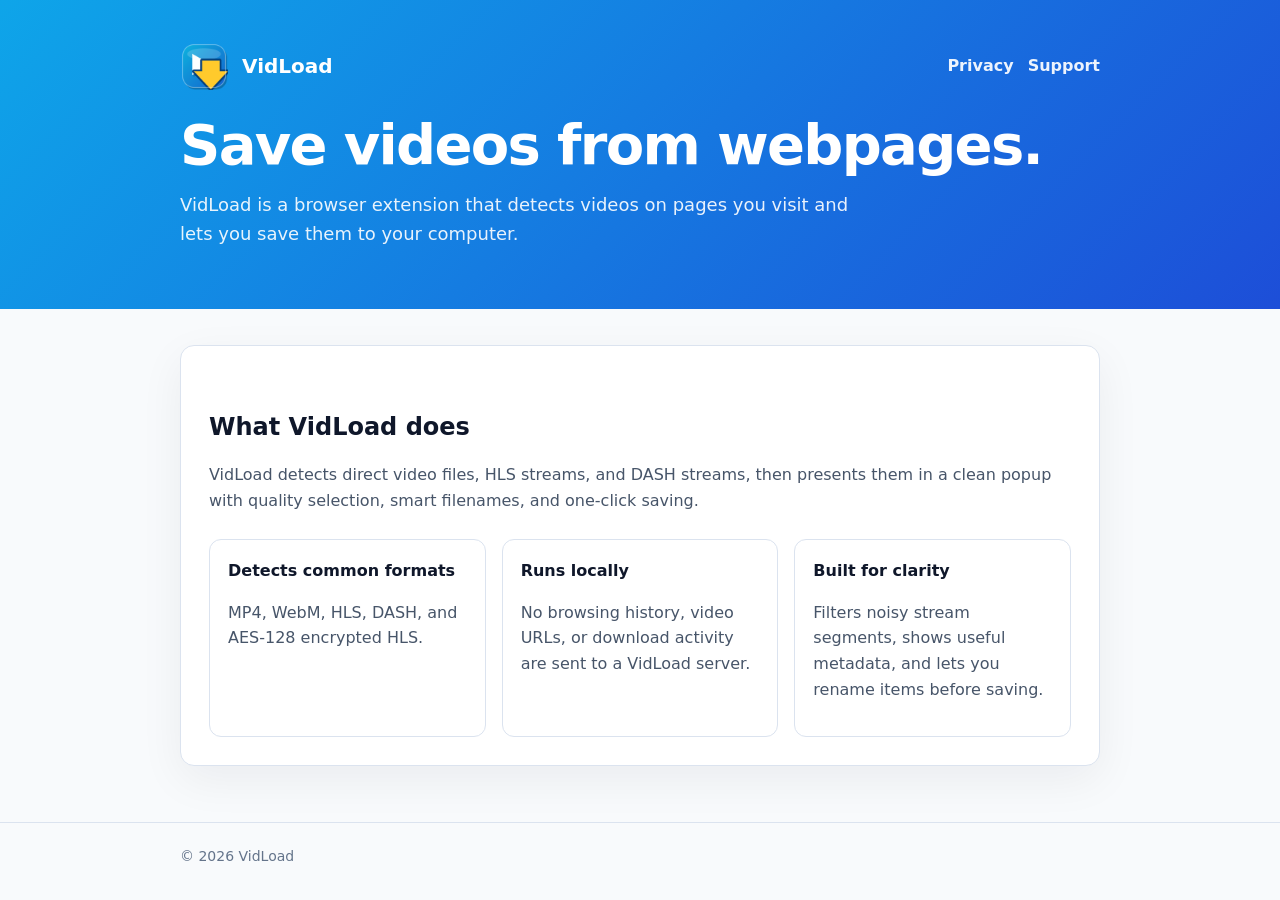
<file: docs/index.html>
<!doctype html>
<html lang="en">
  <head>
    <meta charset="utf-8">
    <meta name="viewport" content="width=device-width, initial-scale=1">
    <title>VidLoad</title>
    <link rel="stylesheet" href="styles.css">
  </head>
  <body>
    <header>
      <div class="wrap">
        <div class="brand">
          <img src="icon.png" alt="" width="48" height="48">
          <strong>VidLoad</strong>
          <nav>
            <a href="privacy.html">Privacy</a>
            <a href="support.html">Support</a>
          </nav>
        </div>
        <h1>Save videos from webpages.</h1>
        <p>VidLoad is a browser extension that detects videos on pages you visit and lets you save them to your computer.</p>
      </div>
    </header>
    <main class="wrap">
      <section class="panel">
        <h2>What VidLoad does</h2>
        <p>VidLoad detects direct video files, HLS streams, and DASH streams, then presents them in a clean popup with quality selection, smart filenames, and one-click saving.</p>
        <div class="grid">
          <div class="card">
            <strong>Detects common formats</strong>
            <p>MP4, WebM, HLS, DASH, and AES-128 encrypted HLS.</p>
          </div>
          <div class="card">
            <strong>Runs locally</strong>
            <p>No browsing history, video URLs, or download activity are sent to a VidLoad server.</p>
          </div>
          <div class="card">
            <strong>Built for clarity</strong>
            <p>Filters noisy stream segments, shows useful metadata, and lets you rename items before saving.</p>
          </div>
        </div>
      </section>
    </main>
    <footer>
      <div class="wrap">© 2026 VidLoad</div>
    </footer>
  </body>
</html>
</file>
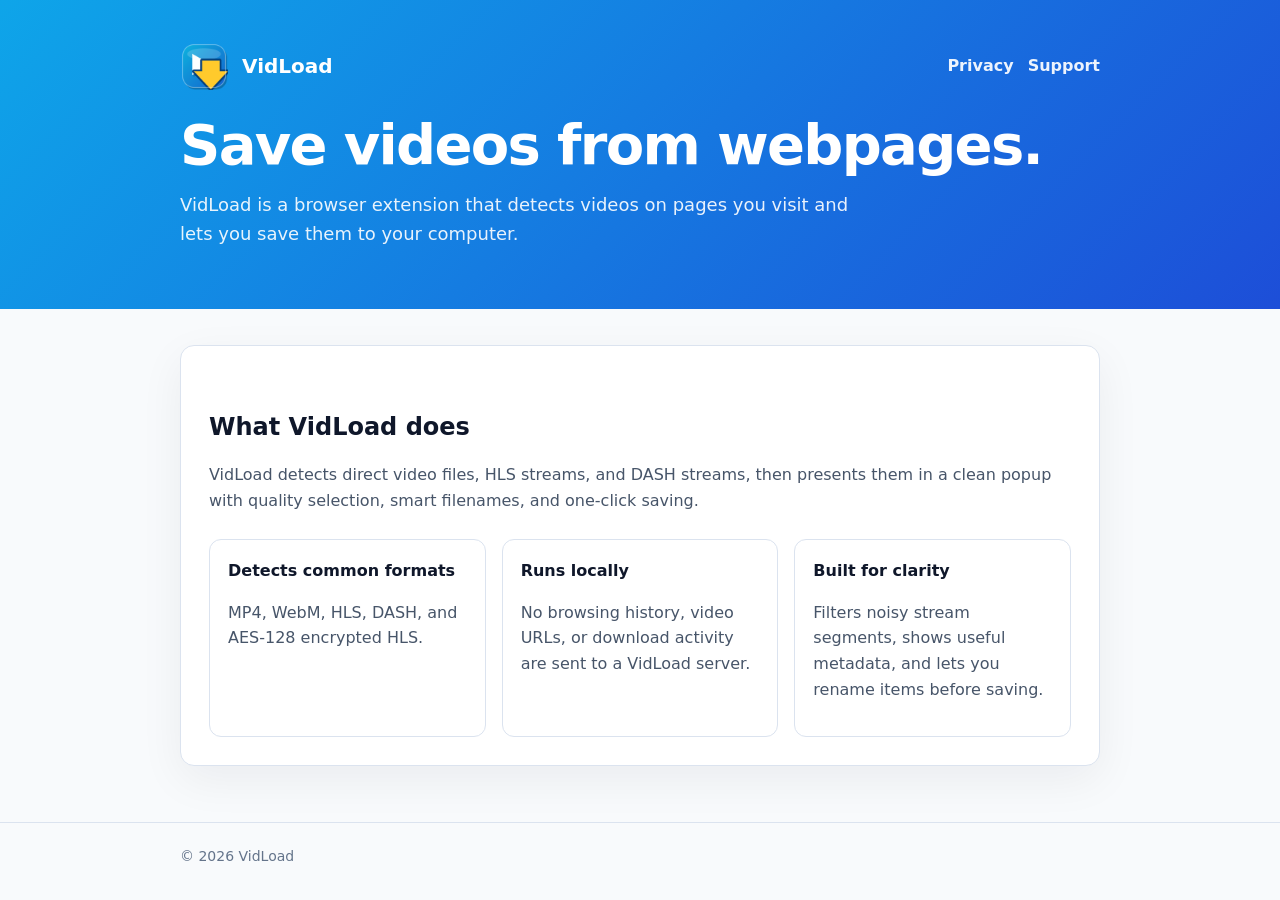
<file: webstore-assets/site/index.html>
<!doctype html>
<html lang="en">
  <head>
    <meta charset="utf-8">
    <meta name="viewport" content="width=device-width, initial-scale=1">
    <title>VidLoad</title>
    <link rel="stylesheet" href="styles.css">
  </head>
  <body>
    <header>
      <div class="wrap">
        <div class="brand">
          <img src="../vidload-icon-source.png" alt="" width="48" height="48">
          <strong>VidLoad</strong>
          <nav>
            <a href="privacy.html">Privacy</a>
            <a href="support.html">Support</a>
          </nav>
        </div>
        <h1>Save videos from webpages.</h1>
        <p>VidLoad is a browser extension that detects videos on pages you visit and lets you save them to your computer.</p>
      </div>
    </header>
    <main class="wrap">
      <section class="panel">
        <h2>What VidLoad does</h2>
        <p>VidLoad detects direct video files, HLS streams, and DASH streams, then presents them in a clean popup with quality selection, smart filenames, and one-click saving.</p>
        <div class="grid">
          <div class="card">
            <strong>Detects common formats</strong>
            <p>MP4, WebM, HLS, DASH, and AES-128 encrypted HLS.</p>
          </div>
          <div class="card">
            <strong>Runs locally</strong>
            <p>No browsing history, video URLs, or download activity are sent to a VidLoad server.</p>
          </div>
          <div class="card">
            <strong>Built for clarity</strong>
            <p>Filters noisy stream segments, shows useful metadata, and lets you rename items before saving.</p>
          </div>
        </div>
      </section>
    </main>
    <footer>
      <div class="wrap">© 2026 VidLoad</div>
    </footer>
  </body>
</html>
</file>
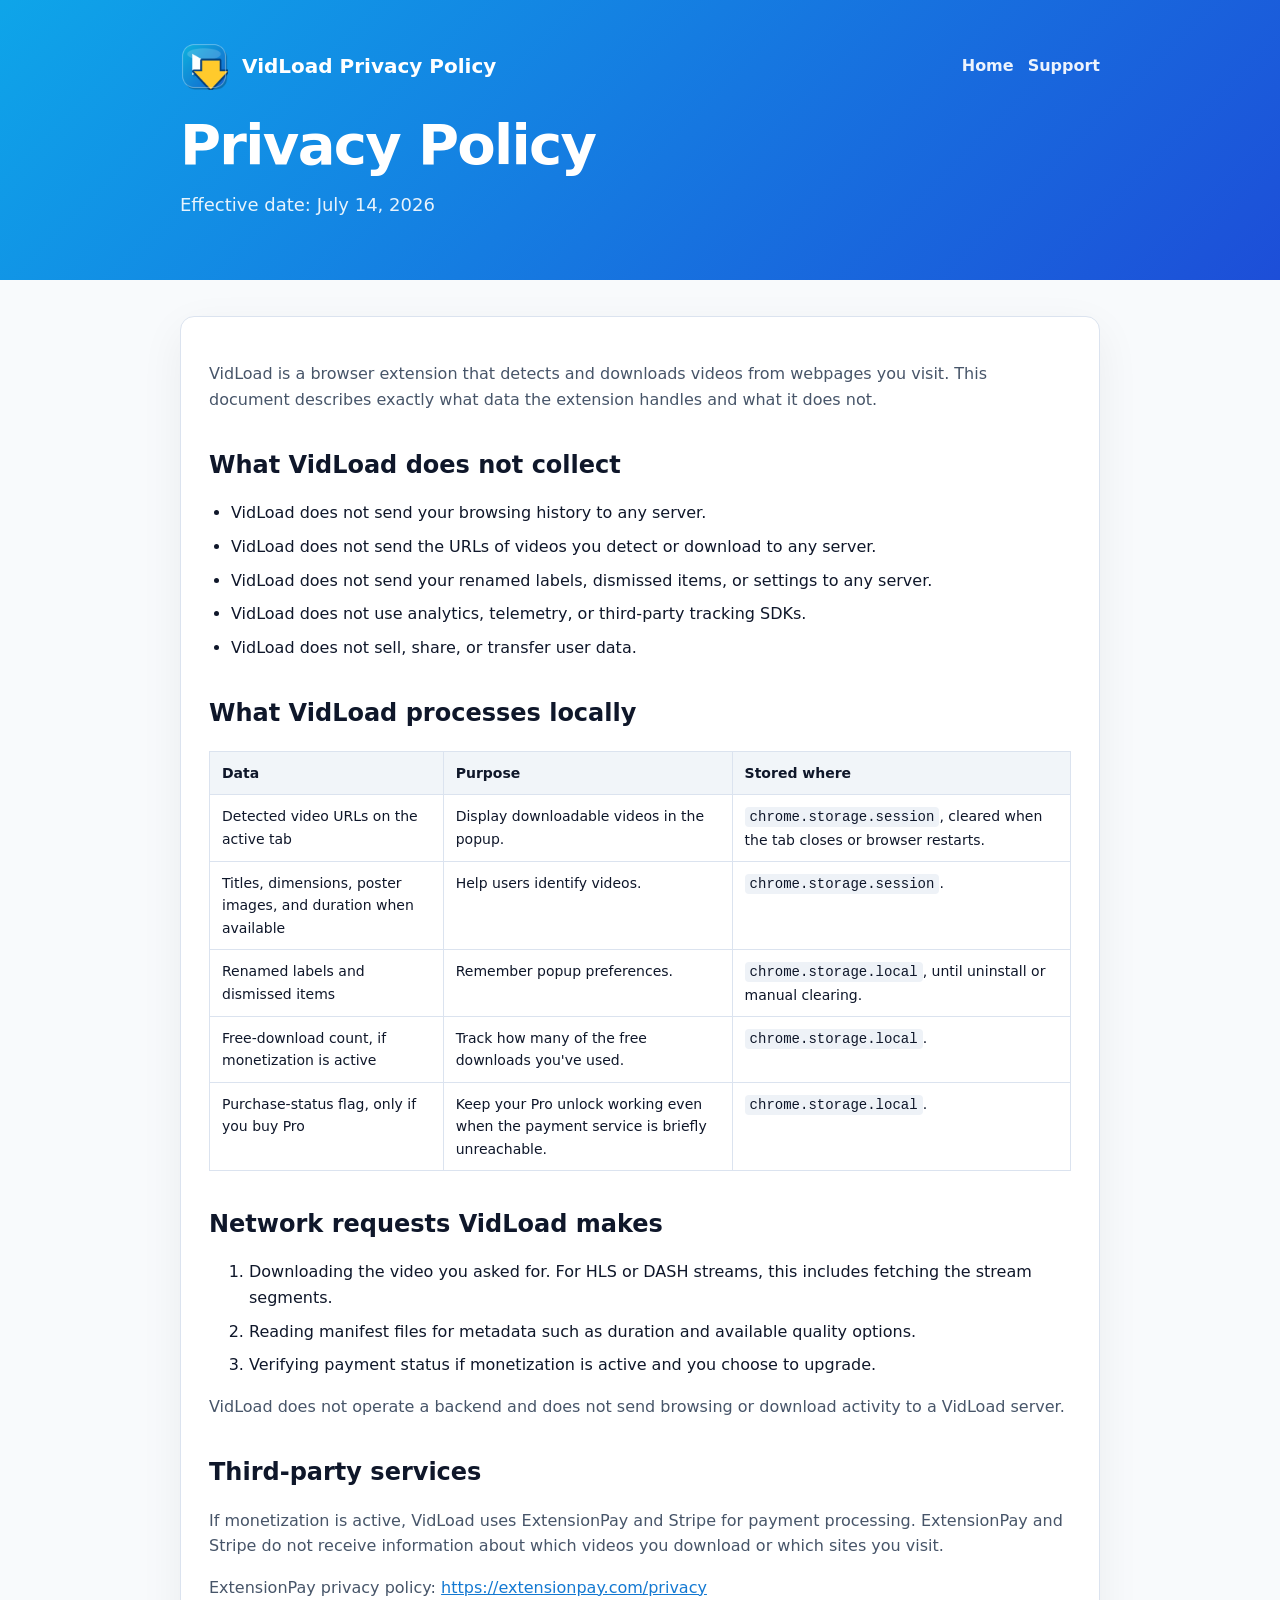
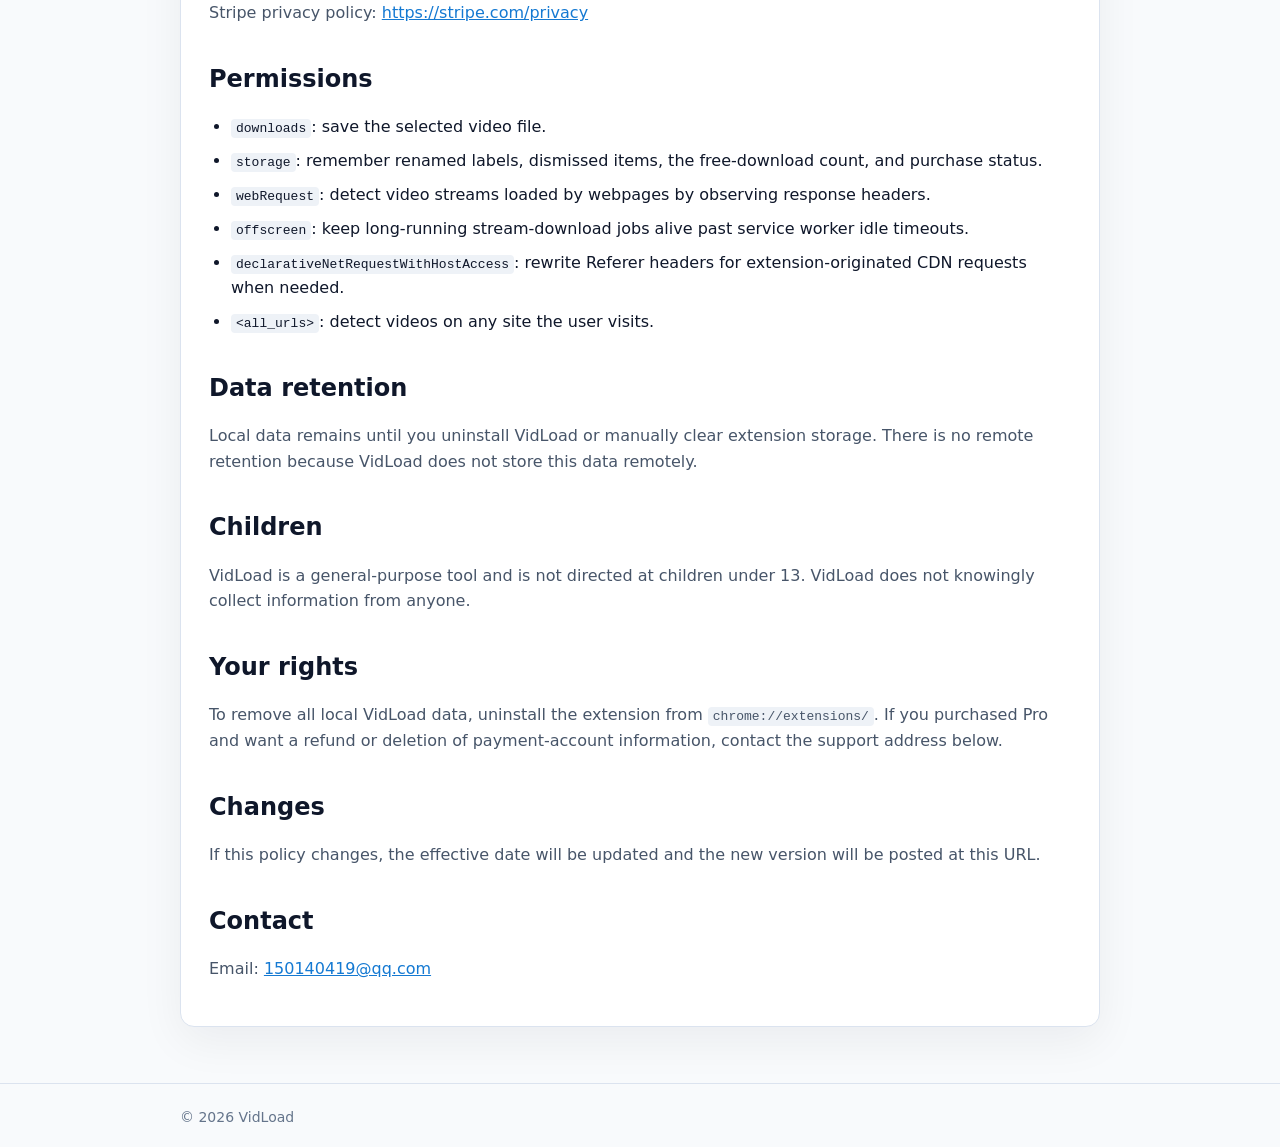
<file: docs/privacy.html>
<!doctype html>
<html lang="en">
  <head>
    <meta charset="utf-8">
    <meta name="viewport" content="width=device-width, initial-scale=1">
    <title>VidLoad Privacy Policy</title>
    <link rel="stylesheet" href="styles.css">
  </head>
  <body>
    <header>
      <div class="wrap">
        <div class="brand">
          <img src="icon.png" alt="" width="48" height="48">
          <strong>VidLoad Privacy Policy</strong>
          <nav>
            <a href="index.html">Home</a>
            <a href="support.html">Support</a>
          </nav>
        </div>
        <h1>Privacy Policy</h1>
        <p>Effective date: July 14, 2026</p>
      </div>
    </header>
    <main class="wrap">
      <article class="panel">
        <p>VidLoad is a browser extension that detects and downloads videos from webpages you visit. This document describes exactly what data the extension handles and what it does not.</p>

        <h2>What VidLoad does not collect</h2>
        <ul>
          <li>VidLoad does not send your browsing history to any server.</li>
          <li>VidLoad does not send the URLs of videos you detect or download to any server.</li>
          <li>VidLoad does not send your renamed labels, dismissed items, or settings to any server.</li>
          <li>VidLoad does not use analytics, telemetry, or third-party tracking SDKs.</li>
          <li>VidLoad does not sell, share, or transfer user data.</li>
        </ul>

        <h2>What VidLoad processes locally</h2>
        <table>
          <thead>
            <tr>
              <th>Data</th>
              <th>Purpose</th>
              <th>Stored where</th>
            </tr>
          </thead>
          <tbody>
            <tr>
              <td>Detected video URLs on the active tab</td>
              <td>Display downloadable videos in the popup.</td>
              <td><code>chrome.storage.session</code>, cleared when the tab closes or browser restarts.</td>
            </tr>
            <tr>
              <td>Titles, dimensions, poster images, and duration when available</td>
              <td>Help users identify videos.</td>
              <td><code>chrome.storage.session</code>.</td>
            </tr>
            <tr>
              <td>Renamed labels and dismissed items</td>
              <td>Remember popup preferences.</td>
              <td><code>chrome.storage.local</code>, until uninstall or manual clearing.</td>
            </tr>
            <tr>
              <td>Free-download count, if monetization is active</td>
              <td>Track how many of the free downloads you've used.</td>
              <td><code>chrome.storage.local</code>.</td>
            </tr>
            <tr>
              <td>Purchase-status flag, only if you buy Pro</td>
              <td>Keep your Pro unlock working even when the payment service is briefly unreachable.</td>
              <td><code>chrome.storage.local</code>.</td>
            </tr>
          </tbody>
        </table>

        <h2>Network requests VidLoad makes</h2>
        <ol>
          <li>Downloading the video you asked for. For HLS or DASH streams, this includes fetching the stream segments.</li>
          <li>Reading manifest files for metadata such as duration and available quality options.</li>
          <li>Verifying payment status if monetization is active and you choose to upgrade.</li>
        </ol>
        <p>VidLoad does not operate a backend and does not send browsing or download activity to a VidLoad server.</p>

        <h2>Third-party services</h2>
        <p>If monetization is active, VidLoad uses ExtensionPay and Stripe for payment processing. ExtensionPay and Stripe do not receive information about which videos you download or which sites you visit.</p>
        <p>ExtensionPay privacy policy: <a href="https://extensionpay.com/privacy">https://extensionpay.com/privacy</a><br>Stripe privacy policy: <a href="https://stripe.com/privacy">https://stripe.com/privacy</a></p>

        <h2>Permissions</h2>
        <ul>
          <li><code>downloads</code>: save the selected video file.</li>
          <li><code>storage</code>: remember renamed labels, dismissed items, the free-download count, and purchase status.</li>
          <li><code>webRequest</code>: detect video streams loaded by webpages by observing response headers.</li>
          <li><code>offscreen</code>: keep long-running stream-download jobs alive past service worker idle timeouts.</li>
          <li><code>declarativeNetRequestWithHostAccess</code>: rewrite Referer headers for extension-originated CDN requests when needed.</li>
          <li><code>&lt;all_urls&gt;</code>: detect videos on any site the user visits.</li>
        </ul>

        <h2>Data retention</h2>
        <p>Local data remains until you uninstall VidLoad or manually clear extension storage. There is no remote retention because VidLoad does not store this data remotely.</p>

        <h2>Children</h2>
        <p>VidLoad is a general-purpose tool and is not directed at children under 13. VidLoad does not knowingly collect information from anyone.</p>

        <h2>Your rights</h2>
        <p>To remove all local VidLoad data, uninstall the extension from <code>chrome://extensions/</code>. If you purchased Pro and want a refund or deletion of payment-account information, contact the support address below.</p>

        <h2>Changes</h2>
        <p>If this policy changes, the effective date will be updated and the new version will be posted at this URL.</p>

        <h2>Contact</h2>
        <p>Email: <a href="mailto:150140419@qq.com">150140419@qq.com</a></p>
      </article>
    </main>
    <footer>
      <div class="wrap">© 2026 VidLoad</div>
    </footer>
  </body>
</html>
</file>
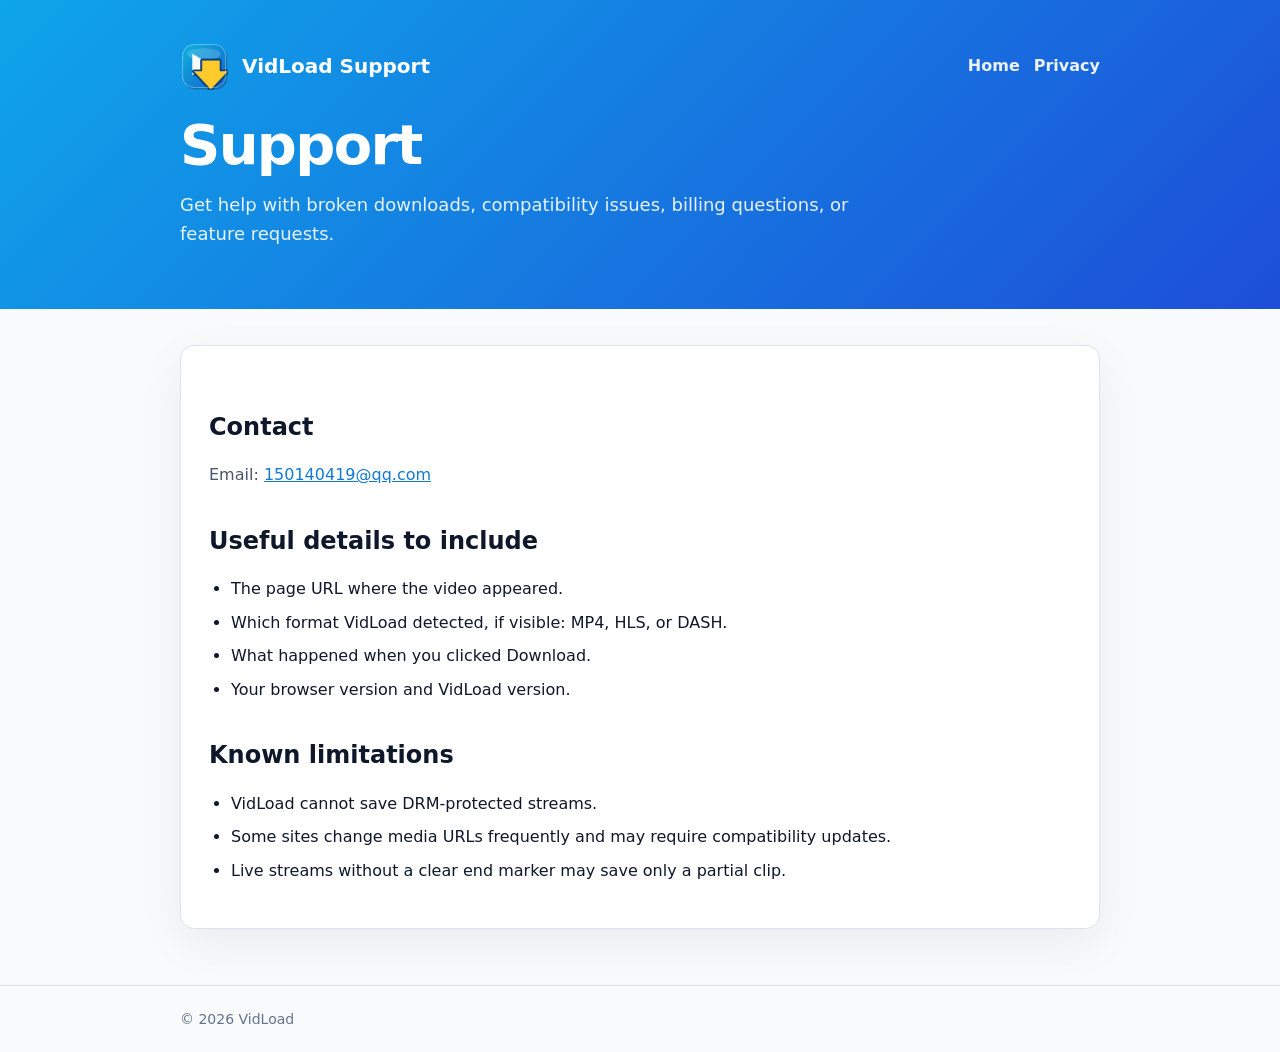
<file: docs/support.html>
<!doctype html>
<html lang="en">
  <head>
    <meta charset="utf-8">
    <meta name="viewport" content="width=device-width, initial-scale=1">
    <title>VidLoad Support</title>
    <link rel="stylesheet" href="styles.css">
  </head>
  <body>
    <header>
      <div class="wrap">
        <div class="brand">
          <img src="icon.png" alt="" width="48" height="48">
          <strong>VidLoad Support</strong>
          <nav>
            <a href="index.html">Home</a>
            <a href="privacy.html">Privacy</a>
          </nav>
        </div>
        <h1>Support</h1>
        <p>Get help with broken downloads, compatibility issues, billing questions, or feature requests.</p>
      </div>
    </header>
    <main class="wrap">
      <section class="panel">
        <h2>Contact</h2>
        <p>Email: <a href="mailto:150140419@qq.com">150140419@qq.com</a></p>

        <h2>Useful details to include</h2>
        <ul>
          <li>The page URL where the video appeared.</li>
          <li>Which format VidLoad detected, if visible: MP4, HLS, or DASH.</li>
          <li>What happened when you clicked Download.</li>
          <li>Your browser version and VidLoad version.</li>
        </ul>

        <h2>Known limitations</h2>
        <ul>
          <li>VidLoad cannot save DRM-protected streams.</li>
          <li>Some sites change media URLs frequently and may require compatibility updates.</li>
          <li>Live streams without a clear end marker may save only a partial clip.</li>
        </ul>
      </section>
    </main>
    <footer>
      <div class="wrap">© 2026 VidLoad</div>
    </footer>
  </body>
</html>
</file>
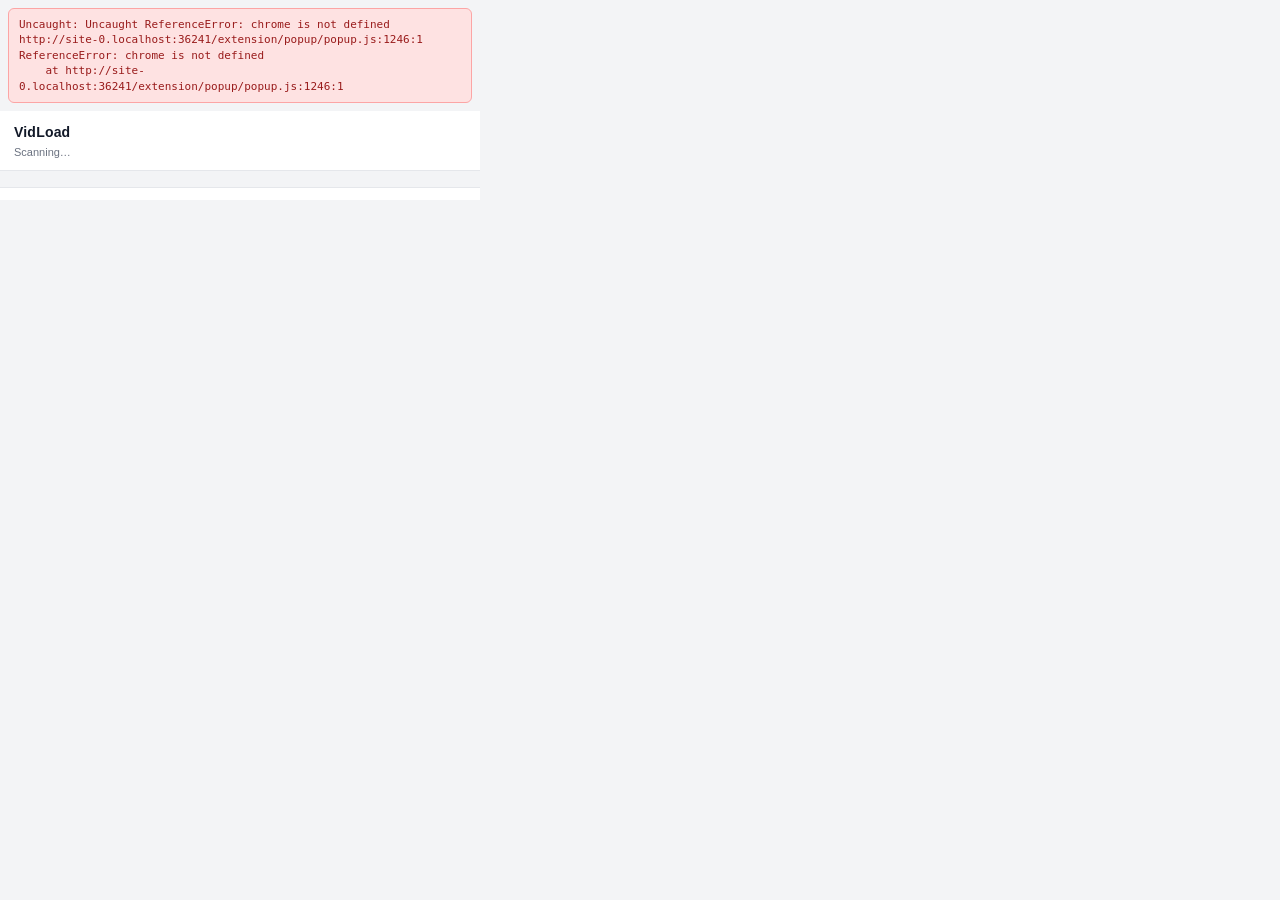
<file: extension/popup/popup.html>
<!doctype html>
<html lang="en">
  <head>
    <meta charset="utf-8" />
    <title>VidLoad</title>
    <link rel="stylesheet" href="popup.css" />
  </head>
  <body>
    <div id="youtube-notice" hidden>
      <strong>YouTube isn't supported here.</strong>
      The Chrome Web Store doesn't allow extensions to download YouTube videos, so this version can't include it.
    </div>
    <div id="trial-banner" hidden><span class="trial-banner-text"></span></div>
    <header>
      <div class="header-row">
        <h1>VidLoad</h1>
        <span id="tier-badge" hidden></span>
        <button id="upgrade-link" type="button" hidden>Upgrade ✨</button>
      </div>
      <p id="status">Scanning…</p>
    </header>

    <section id="paywall" hidden>
      <div class="paywall-icon">★</div>
      <h2>Free limit reached</h2>
      <p id="paywall-detail">You've used your free downloads for today.</p>
      <div class="upsell">
        <div class="upsell-price" id="paywall-price">$4.99</div>
        <div class="upsell-details">One-time payment · lifetime unlimited downloads</div>
      </div>
      <button id="upgrade-btn" type="button">Upgrade to Pro</button>
      <button id="paywall-back" type="button">Back to videos</button>
      <p id="paywall-foot"></p>
    </section>

    <ul id="list"></ul>
    <footer>
      <button id="toggle-hidden" type="button" hidden></button>
    </footer>
    <div id="row-menu" class="row-menu" hidden role="menu">
      <button class="menu-item" data-action="copy-url" type="button" role="menuitem">
        <svg class="menu-icon" viewBox="0 0 24 24" aria-hidden="true"><path d="M16 1H4c-1.1 0-2 .9-2 2v14h2V3h12V1zm3 4H8c-1.1 0-2 .9-2 2v14c0 1.1.9 2 2 2h11c1.1 0 2-.9 2-2V7c0-1.1-.9-2-2-2zm0 16H8V7h11v14z"/></svg>
        Copy URL
      </button>
      <button class="menu-item" data-action="open-tab" type="button" role="menuitem">
        <svg class="menu-icon" viewBox="0 0 24 24" aria-hidden="true"><path d="M19 19H5V5h7V3H5c-1.11 0-2 .9-2 2v14c0 1.1.89 2 2 2h14c1.1 0 2-.9 2-2v-7h-2v7zM14 3v2h3.59l-9.83 9.83 1.41 1.41L19 6.41V10h2V3h-7z"/></svg>
        Open URL in new tab
      </button>
      <button class="menu-item" data-action="save-as" type="button" role="menuitem">
        <svg class="menu-icon" viewBox="0 0 24 24" aria-hidden="true"><path d="M19 9h-4V3H9v6H5l7 7 7-7zM5 18v2h14v-2H5z"/></svg>
        Download as…
      </button>
      <div class="menu-divider"></div>
      <button class="menu-item danger" data-action="dismiss" type="button" role="menuitem">
        <svg class="menu-icon" viewBox="0 0 24 24" aria-hidden="true"><path d="M19 6.41 17.59 5 12 10.59 6.41 5 5 6.41 10.59 12 5 17.59 6.41 19 12 13.41 17.59 19 19 17.59 13.41 12z"/></svg>
        Dismiss
      </button>
    </div>
    <template id="row-template">
      <li class="row">
        <div class="thumb">
          <img class="thumb-img" referrerpolicy="no-referrer" alt="" />
          <svg class="thumb-icon" viewBox="0 0 24 24" aria-hidden="true">
            <path d="M8 5v14l11-7z" />
          </svg>
          <span class="thumb-quality"></span>
          <span class="thumb-duration"></span>
          <span class="thumb-kind"></span>
        </div>
        <div class="content">
          <div class="content-head">
            <span class="format-badge"></span>
            <select class="variant-picker" title="Quality" hidden></select>
            <span class="title" tabindex="0"></span>
            <button class="dismiss" type="button" title="Dismiss" aria-label="Dismiss">
              <svg viewBox="0 0 24 24" aria-hidden="true"><path d="M19 6.41 17.59 5 12 10.59 6.41 5 5 6.41 10.59 12 5 17.59 6.41 19 12 13.41 17.59 19 19 17.59 13.41 12z"/></svg>
            </button>
          </div>
          <div class="content-foot">
            <button class="edit-btn" type="button" title="Rename" aria-label="Rename">
              <svg viewBox="0 0 24 24" aria-hidden="true"><path d="M3 17.25V21h3.75L17.81 9.94l-3.75-3.75L3 17.25zM20.71 7.04a.996.996 0 000-1.41l-2.34-2.34a.996.996 0 00-1.41 0l-1.83 1.83 3.75 3.75 1.83-1.83z"/></svg>
            </button>
            <span class="pill size-pill"></span>
            <span class="pill source-pill"></span>
            <span class="spacer"></span>
            <button class="dl" type="button">
              <svg class="dl-icon" viewBox="0 0 24 24" aria-hidden="true"><path d="M19 9h-4V3H9v6H5l7 7 7-7zM5 18v2h14v-2H5z"/></svg>
              <span class="dl-label">Download</span>
            </button>
            <button class="more" type="button" title="More actions" aria-label="More actions" aria-haspopup="menu" aria-expanded="false">
              <svg viewBox="0 0 24 24" aria-hidden="true"><path d="M12 8c1.1 0 2-.9 2-2s-.9-2-2-2-2 .9-2 2 .9 2 2 2zm0 2c-1.1 0-2 .9-2 2s.9 2 2 2 2-.9 2-2-.9-2-2-2zm0 6c-1.1 0-2 .9-2 2s.9 2 2 2 2-.9 2-2-.9-2-2-2z"/></svg>
            </button>
          </div>
          <div class="progress" hidden>
            <div class="progress-track"><div class="progress-fill"></div></div>
            <span class="progress-text"></span>
          </div>
        </div>
      </li>
    </template>
    <script src="../lib/media-url.js"></script>
    <script src="popup.js"></script>
    <script src="youtube-notice.js"></script>
  </body>
</html>
</file>
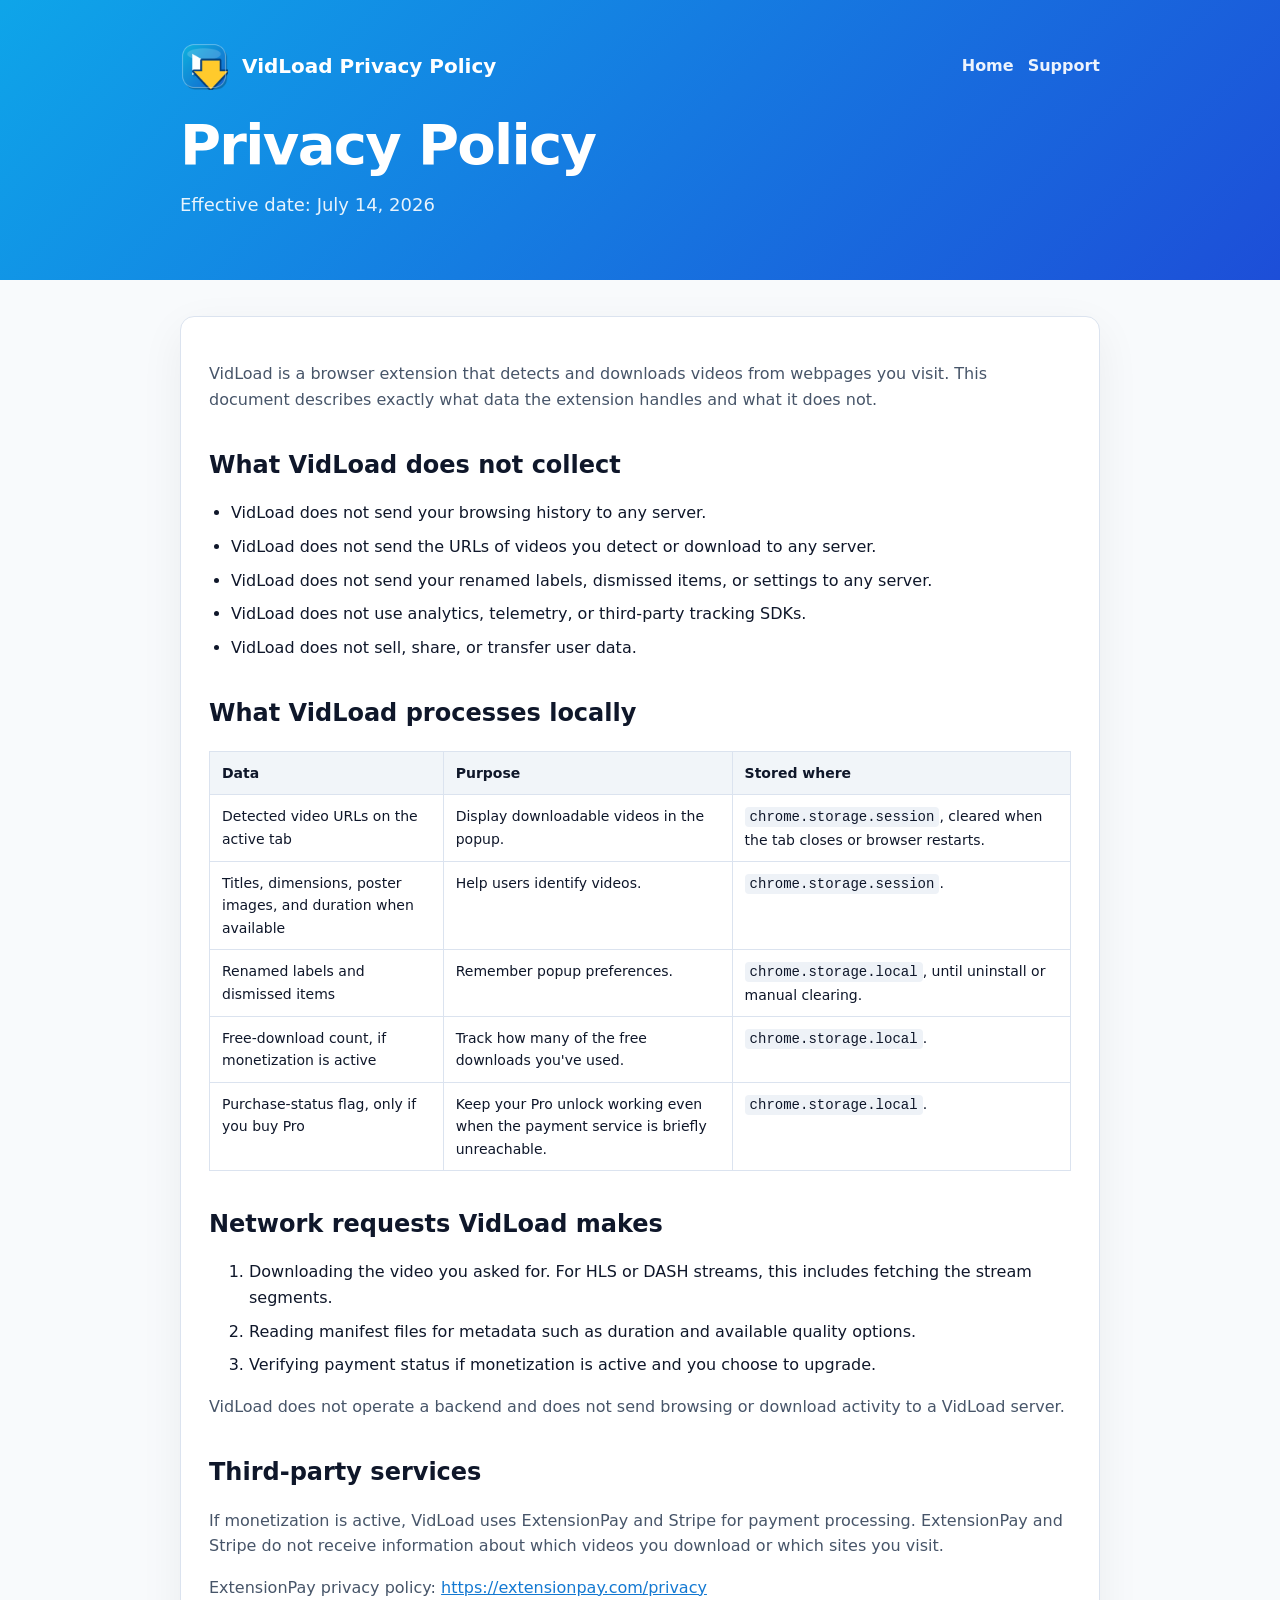
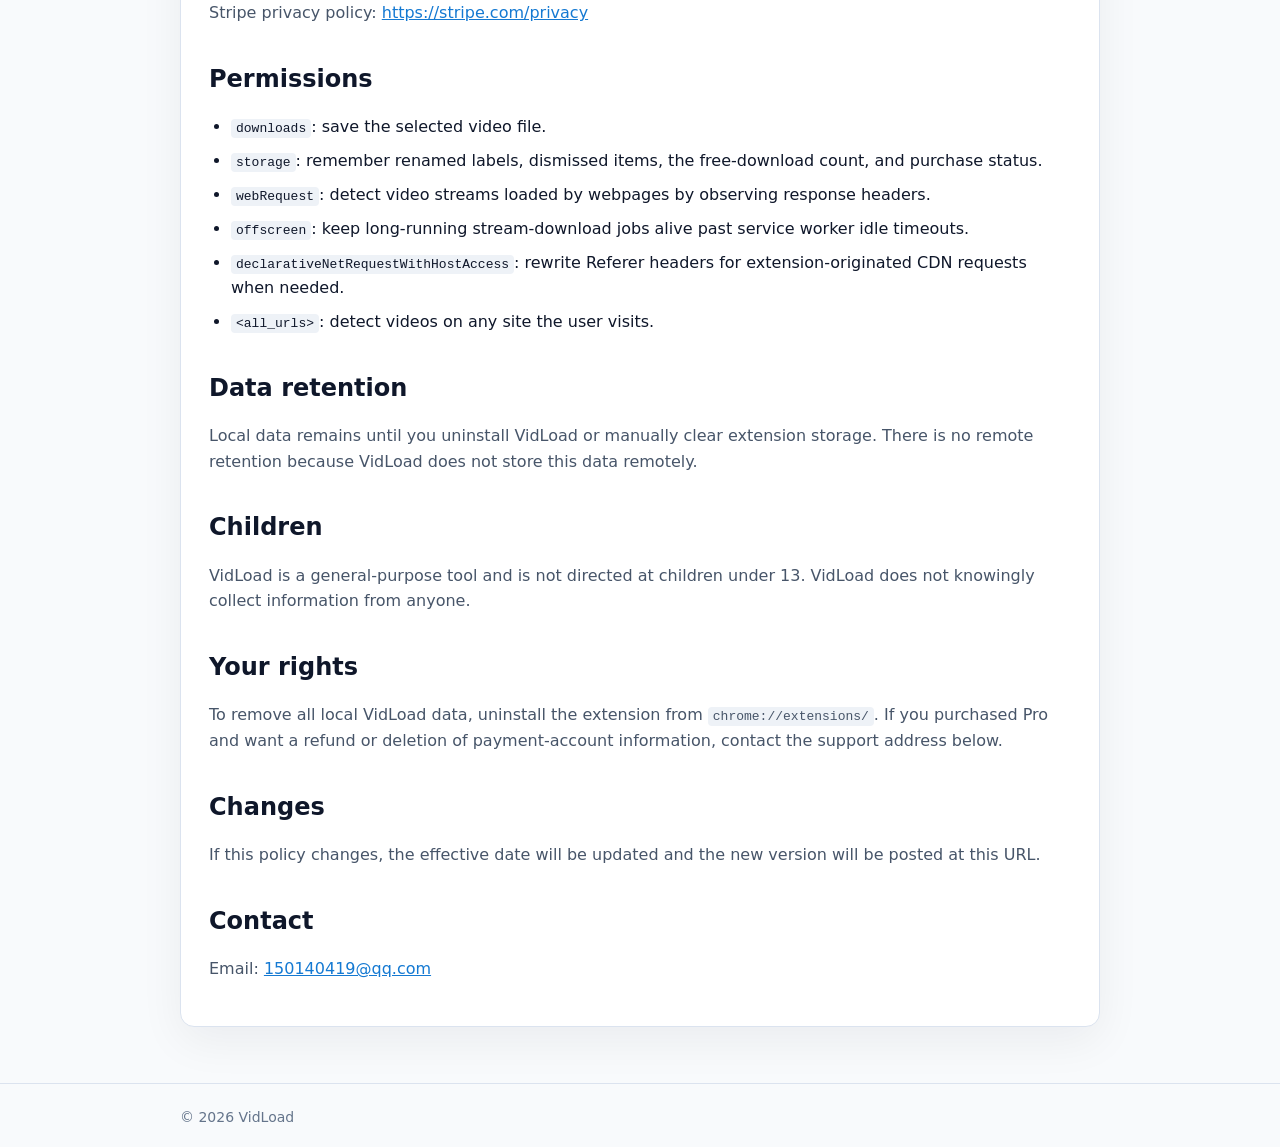
<file: webstore-assets/site/privacy.html>
<!doctype html>
<html lang="en">
  <head>
    <meta charset="utf-8">
    <meta name="viewport" content="width=device-width, initial-scale=1">
    <title>VidLoad Privacy Policy</title>
    <link rel="stylesheet" href="styles.css">
  </head>
  <body>
    <header>
      <div class="wrap">
        <div class="brand">
          <img src="../vidload-icon-source.png" alt="" width="48" height="48">
          <strong>VidLoad Privacy Policy</strong>
          <nav>
            <a href="index.html">Home</a>
            <a href="support.html">Support</a>
          </nav>
        </div>
        <h1>Privacy Policy</h1>
        <p>Effective date: July 14, 2026</p>
      </div>
    </header>
    <main class="wrap">
      <article class="panel">
        <p>VidLoad is a browser extension that detects and downloads videos from webpages you visit. This document describes exactly what data the extension handles and what it does not.</p>

        <h2>What VidLoad does not collect</h2>
        <ul>
          <li>VidLoad does not send your browsing history to any server.</li>
          <li>VidLoad does not send the URLs of videos you detect or download to any server.</li>
          <li>VidLoad does not send your renamed labels, dismissed items, or settings to any server.</li>
          <li>VidLoad does not use analytics, telemetry, or third-party tracking SDKs.</li>
          <li>VidLoad does not sell, share, or transfer user data.</li>
        </ul>

        <h2>What VidLoad processes locally</h2>
        <table>
          <thead>
            <tr>
              <th>Data</th>
              <th>Purpose</th>
              <th>Stored where</th>
            </tr>
          </thead>
          <tbody>
            <tr>
              <td>Detected video URLs on the active tab</td>
              <td>Display downloadable videos in the popup.</td>
              <td><code>chrome.storage.session</code>, cleared when the tab closes or browser restarts.</td>
            </tr>
            <tr>
              <td>Titles, dimensions, poster images, and duration when available</td>
              <td>Help users identify videos.</td>
              <td><code>chrome.storage.session</code>.</td>
            </tr>
            <tr>
              <td>Renamed labels and dismissed items</td>
              <td>Remember popup preferences.</td>
              <td><code>chrome.storage.local</code>, until uninstall or manual clearing.</td>
            </tr>
            <tr>
              <td>Free-download count, if monetization is active</td>
              <td>Track how many of the free downloads you've used.</td>
              <td><code>chrome.storage.local</code>.</td>
            </tr>
            <tr>
              <td>Purchase-status flag, only if you buy Pro</td>
              <td>Keep your Pro unlock working even when the payment service is briefly unreachable.</td>
              <td><code>chrome.storage.local</code>.</td>
            </tr>
          </tbody>
        </table>

        <h2>Network requests VidLoad makes</h2>
        <ol>
          <li>Downloading the video you asked for. For HLS or DASH streams, this includes fetching the stream segments.</li>
          <li>Reading manifest files for metadata such as duration and available quality options.</li>
          <li>Verifying payment status if monetization is active and you choose to upgrade.</li>
        </ol>
        <p>VidLoad does not operate a backend and does not send browsing or download activity to a VidLoad server.</p>

        <h2>Third-party services</h2>
        <p>If monetization is active, VidLoad uses ExtensionPay and Stripe for payment processing. ExtensionPay and Stripe do not receive information about which videos you download or which sites you visit.</p>
        <p>ExtensionPay privacy policy: <a href="https://extensionpay.com/privacy">https://extensionpay.com/privacy</a><br>Stripe privacy policy: <a href="https://stripe.com/privacy">https://stripe.com/privacy</a></p>

        <h2>Permissions</h2>
        <ul>
          <li><code>downloads</code>: save the selected video file.</li>
          <li><code>storage</code>: remember renamed labels, dismissed items, the free-download count, and purchase status.</li>
          <li><code>webRequest</code>: detect video streams loaded by webpages by observing response headers.</li>
          <li><code>offscreen</code>: keep long-running stream-download jobs alive past service worker idle timeouts.</li>
          <li><code>declarativeNetRequestWithHostAccess</code>: rewrite Referer headers for extension-originated CDN requests when needed.</li>
          <li><code>&lt;all_urls&gt;</code>: detect videos on any site the user visits.</li>
        </ul>

        <h2>Data retention</h2>
        <p>Local data remains until you uninstall VidLoad or manually clear extension storage. There is no remote retention because VidLoad does not store this data remotely.</p>

        <h2>Children</h2>
        <p>VidLoad is a general-purpose tool and is not directed at children under 13. VidLoad does not knowingly collect information from anyone.</p>

        <h2>Your rights</h2>
        <p>To remove all local VidLoad data, uninstall the extension from <code>chrome://extensions/</code>. If you purchased Pro and want a refund or deletion of payment-account information, contact the support address below.</p>

        <h2>Changes</h2>
        <p>If this policy changes, the effective date will be updated and the new version will be posted at this URL.</p>

        <h2>Contact</h2>
        <p>Email: <a href="mailto:150140419@qq.com">150140419@qq.com</a></p>
      </article>
    </main>
    <footer>
      <div class="wrap">© 2026 VidLoad</div>
    </footer>
  </body>
</html>
</file>
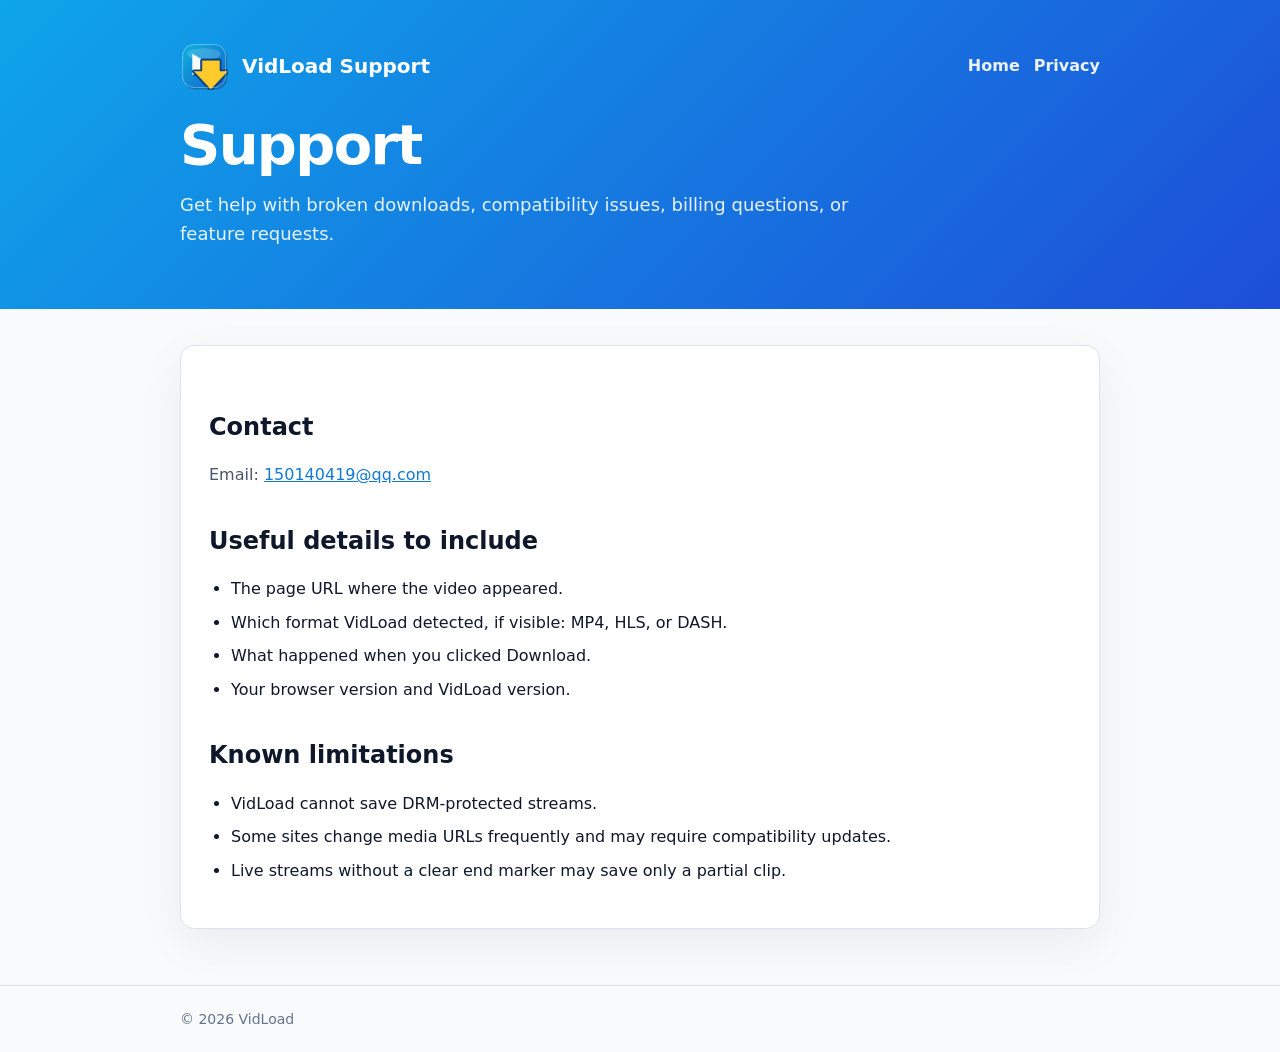
<file: webstore-assets/site/support.html>
<!doctype html>
<html lang="en">
  <head>
    <meta charset="utf-8">
    <meta name="viewport" content="width=device-width, initial-scale=1">
    <title>VidLoad Support</title>
    <link rel="stylesheet" href="styles.css">
  </head>
  <body>
    <header>
      <div class="wrap">
        <div class="brand">
          <img src="../vidload-icon-source.png" alt="" width="48" height="48">
          <strong>VidLoad Support</strong>
          <nav>
            <a href="index.html">Home</a>
            <a href="privacy.html">Privacy</a>
          </nav>
        </div>
        <h1>Support</h1>
        <p>Get help with broken downloads, compatibility issues, billing questions, or feature requests.</p>
      </div>
    </header>
    <main class="wrap">
      <section class="panel">
        <h2>Contact</h2>
        <p>Email: <a href="mailto:150140419@qq.com">150140419@qq.com</a></p>

        <h2>Useful details to include</h2>
        <ul>
          <li>The page URL where the video appeared.</li>
          <li>Which format VidLoad detected, if visible: MP4, HLS, or DASH.</li>
          <li>What happened when you clicked Download.</li>
          <li>Your browser version and VidLoad version.</li>
        </ul>

        <h2>Known limitations</h2>
        <ul>
          <li>VidLoad cannot save DRM-protected streams.</li>
          <li>Some sites change media URLs frequently and may require compatibility updates.</li>
          <li>Live streams without a clear end marker may save only a partial clip.</li>
        </ul>
      </section>
    </main>
    <footer>
      <div class="wrap">© 2026 VidLoad</div>
    </footer>
  </body>
</html>
</file>
<file: docs/styles.css>
:root {
  color-scheme: light;
  --bg: #f8fafc;
  --panel: #ffffff;
  --text: #0f172a;
  --muted: #475569;
  --line: #dbe3ef;
  --blue: #1479d2;
}

* { box-sizing: border-box; }

body {
  margin: 0;
  font-family: Inter, ui-sans-serif, system-ui, -apple-system, BlinkMacSystemFont, "Segoe UI", sans-serif;
  background: var(--bg);
  color: var(--text);
  line-height: 1.6;
}

header {
  background: linear-gradient(135deg, #0ea5e9, #1d4ed8);
  color: #fff;
  padding: 42px 24px;
}

.wrap {
  width: min(920px, calc(100% - 40px));
  margin: 0 auto;
}

.brand {
  display: flex;
  align-items: center;
  gap: 14px;
  margin-bottom: 26px;
}

.brand img { width: 48px; height: 48px; }
.brand strong { font-size: 20px; }

nav {
  margin-left: auto;
  display: flex;
  gap: 14px;
}

nav a {
  color: rgba(255, 255, 255, 0.92);
  text-decoration: none;
  font-weight: 700;
}

h1 {
  font-size: clamp(34px, 6vw, 56px);
  line-height: 1.02;
  margin: 0 0 16px;
  letter-spacing: -0.03em;
}

h2 {
  font-size: 24px;
  margin: 34px 0 10px;
}

p { color: var(--muted); }

header p {
  color: rgba(255, 255, 255, 0.9);
  font-size: 18px;
  max-width: 680px;
}

main { padding: 36px 0 56px; }

.panel {
  background: var(--panel);
  border: 1px solid var(--line);
  border-radius: 14px;
  padding: 28px;
  box-shadow: 0 14px 45px rgba(15, 23, 42, 0.06);
}

.grid {
  display: grid;
  grid-template-columns: repeat(auto-fit, minmax(220px, 1fr));
  gap: 16px;
  margin-top: 26px;
}

.card {
  background: #fff;
  border: 1px solid var(--line);
  border-radius: 12px;
  padding: 18px;
}

.card strong {
  display: block;
  margin-bottom: 6px;
}

a { color: var(--blue); }
ul { padding-left: 22px; }
li { margin: 8px 0; }

table {
  width: 100%;
  border-collapse: collapse;
  margin: 18px 0;
  font-size: 14px;
}

th, td {
  border: 1px solid var(--line);
  padding: 10px 12px;
  text-align: left;
  vertical-align: top;
}

th { background: #f1f5f9; }

footer {
  border-top: 1px solid var(--line);
  padding: 22px 0;
  color: #64748b;
  font-size: 14px;
}

code {
  background: #eef2f7;
  border-radius: 4px;
  padding: 2px 5px;
}
</file>
<file: webstore-assets/site/styles.css>
:root {
  color-scheme: light;
  --bg: #f8fafc;
  --panel: #ffffff;
  --text: #0f172a;
  --muted: #475569;
  --line: #dbe3ef;
  --blue: #1479d2;
  --cyan: #0ea5e9;
  --yellow: #facc15;
}

* {
  box-sizing: border-box;
}

body {
  margin: 0;
  font-family: Inter, ui-sans-serif, system-ui, -apple-system, BlinkMacSystemFont, "Segoe UI", sans-serif;
  background: var(--bg);
  color: var(--text);
  line-height: 1.6;
}

header {
  background: linear-gradient(135deg, #0ea5e9, #1d4ed8);
  color: #fff;
  padding: 42px 24px;
}

.wrap {
  width: min(920px, calc(100% - 40px));
  margin: 0 auto;
}

.brand {
  display: flex;
  align-items: center;
  gap: 14px;
  margin-bottom: 26px;
}

.brand img {
  width: 48px;
  height: 48px;
}

.brand strong {
  font-size: 20px;
}

nav {
  margin-left: auto;
  display: flex;
  gap: 14px;
}

nav a {
  color: rgba(255, 255, 255, 0.92);
  text-decoration: none;
  font-weight: 700;
}

h1 {
  font-size: clamp(34px, 6vw, 56px);
  line-height: 1.02;
  margin: 0 0 16px;
  letter-spacing: -0.03em;
}

h2 {
  font-size: 24px;
  margin: 34px 0 10px;
}

p {
  color: var(--muted);
}

header p {
  color: rgba(255, 255, 255, 0.9);
  font-size: 18px;
  max-width: 680px;
}

main {
  padding: 36px 0 56px;
}

.panel {
  background: var(--panel);
  border: 1px solid var(--line);
  border-radius: 14px;
  padding: 28px;
  box-shadow: 0 14px 45px rgba(15, 23, 42, 0.06);
}

.grid {
  display: grid;
  grid-template-columns: repeat(auto-fit, minmax(220px, 1fr));
  gap: 16px;
  margin-top: 26px;
}

.card {
  background: #fff;
  border: 1px solid var(--line);
  border-radius: 12px;
  padding: 18px;
}

.card strong {
  display: block;
  margin-bottom: 6px;
}

a {
  color: var(--blue);
}

ul {
  padding-left: 22px;
}

li {
  margin: 8px 0;
}

table {
  width: 100%;
  border-collapse: collapse;
  margin: 18px 0;
  font-size: 14px;
}

th,
td {
  border: 1px solid var(--line);
  padding: 10px 12px;
  text-align: left;
  vertical-align: top;
}

th {
  background: #f1f5f9;
}

footer {
  border-top: 1px solid var(--line);
  padding: 22px 0;
  color: #64748b;
  font-size: 14px;
}

code {
  background: #eef2f7;
  border-radius: 4px;
  padding: 2px 5px;
}
</file>
<file: extension/popup/popup.css>
body {
  margin: 0;
  font: 13px/1.4 -apple-system, BlinkMacSystemFont, "Segoe UI", Roboto, sans-serif;
  width: 480px;
  background: #f3f4f6;
  color: #111827;
}

#youtube-notice {
  padding: 10px 12px;
  font-size: 12px;
  line-height: 1.45;
  color: #991b1b;
  background: #fef2f2;
  border-top: 3px solid #ef4444;
  border-bottom: 1px solid #fecaca;
}

#youtube-notice strong {
  display: block;
  font-size: 12.5px;
  margin-bottom: 2px;
}

#trial-banner {
  padding: 8px 12px;
  font-size: 12px;
  font-weight: 700;
  text-align: center;
  letter-spacing: 0.2px;
  color: #fff;
  cursor: pointer;
}

#trial-banner.trial {
  background: linear-gradient(135deg, #3b82f6 0%, #1d4ed8 100%);
}

#trial-banner.ended {
  background: linear-gradient(135deg, #f59e0b 0%, #d97706 100%);
  cursor: pointer;
}

#trial-banner:hover { filter: brightness(1.05); }

#trial-banner .trial-banner-text { font-variant-numeric: tabular-nums; }

header {
  padding: 12px 14px 10px;
  border-bottom: 1px solid #e5e7eb;
  background: #fff;
}

.header-row {
  display: flex;
  align-items: center;
  gap: 8px;
  margin-bottom: 2px;
}

header h1 {
  margin: 0;
  font-size: 14px;
  font-weight: 600;
  letter-spacing: 0.2px;
}

#tier-badge {
  font-size: 10px;
  font-weight: 700;
  padding: 2px 6px;
  border-radius: 3px;
  letter-spacing: 0.3px;
  text-transform: uppercase;
}

#upgrade-link {
  margin-left: auto;
  border: 0;
  cursor: pointer;
  font: inherit;
  font-size: 11px;
  font-weight: 700;
  color: #92400e;
  background: linear-gradient(135deg, #fcd34d 0%, #f59e0b 100%);
  padding: 3px 10px;
  border-radius: 999px;
  letter-spacing: 0.2px;
  white-space: nowrap;
}

#upgrade-link:hover { filter: brightness(1.04); }

#tier-badge.pro {
  background: linear-gradient(135deg, #f59e0b 0%, #d97706 100%);
  color: #fff;
}

#tier-badge.free {
  background: #e5e7eb;
  color: #4b5563;
}

#tier-badge.trial {
  background: linear-gradient(135deg, #3b82f6 0%, #1d4ed8 100%);
  color: #fff;
}

#status {
  margin: 0;
  color: #6b7280;
  font-size: 11px;
}

#list {
  list-style: none;
  margin: 0;
  padding: 8px;
  max-height: 560px;
  overflow-y: auto;
}

footer {
  border-top: 1px solid #e5e7eb;
  background: #fff;
  padding: 6px 12px;
}

#toggle-hidden {
  background: none;
  border: 0;
  color: #2b6cb0;
  font-size: 11px;
  cursor: pointer;
  padding: 4px 0;
  font-weight: 500;
}

#toggle-hidden:hover { text-decoration: underline; }

/* ==========================================================================
   Paywall
   ========================================================================== */

#paywall {
  padding: 28px 24px 20px;
  text-align: center;
  background: #fff;
}

.paywall-icon {
  font-size: 36px;
  color: #f59e0b;
  margin-bottom: 8px;
}

#paywall h2 {
  margin: 0 0 6px 0;
  font-size: 16px;
  font-weight: 700;
  color: #111827;
}

#paywall-detail {
  margin: 0 0 18px 0;
  color: #6b7280;
  font-size: 12px;
}

.upsell {
  margin: 0 0 18px 0;
  padding: 16px;
  background: linear-gradient(135deg, #fef3c7 0%, #fde68a 100%);
  border: 1px solid #fbbf24;
  border-radius: 8px;
}

.upsell-price {
  font-size: 28px;
  font-weight: 800;
  color: #92400e;
  letter-spacing: -0.5px;
}

.upsell-details {
  font-size: 11px;
  color: #78350f;
  font-weight: 500;
  margin-top: 2px;
}

#upgrade-btn {
  display: block;
  width: 100%;
  background: #2b6cb0;
  color: #fff;
  border: 0;
  border-radius: 6px;
  padding: 10px 16px;
  font-size: 13px;
  font-weight: 700;
  cursor: pointer;
  letter-spacing: 0.3px;
  margin-bottom: 8px;
}

#upgrade-btn:hover { background: #1e4e80; }

#paywall-back {
  display: block;
  width: 100%;
  background: none;
  color: #6b7280;
  border: 0;
  padding: 8px;
  font-size: 12px;
  cursor: pointer;
}

#paywall-back:hover { color: #111827; text-decoration: underline; }

#paywall-foot {
  margin: 14px 0 0 0;
  font-size: 10px;
  color: #9ca3af;
}

/* ==========================================================================
   Item rows
   ========================================================================== */

.row {
  display: grid;
  grid-template-columns: 128px 1fr;
  column-gap: 12px;
  padding: 10px;
  margin-bottom: 8px;
  background: #fff;
  border-radius: 8px;
  box-shadow: 0 1px 3px rgba(0, 0, 0, 0.06);
  border: 1px solid #e5e7eb;
}

.thumb {
  position: relative;
  width: 128px;
  height: 72px;
  background: linear-gradient(135deg, #1e293b 0%, #0f172a 100%);
  border-radius: 6px;
  overflow: hidden;
  display: flex;
  align-items: center;
  justify-content: center;
}

.thumb-img {
  position: absolute;
  inset: 0;
  width: 100%;
  height: 100%;
  object-fit: cover;
  display: block;
  z-index: 1;
}

.thumb-img:not([src]),
.thumb-img[src=""],
.thumb-img.broken { display: none; }

.thumb-icon {
  width: 26px;
  height: 26px;
  fill: rgba(255, 255, 255, 0.7);
  z-index: 0;
}

.thumb-img:not(.broken)[src] ~ .thumb-icon { display: none; }

.thumb-quality {
  position: absolute;
  top: 4px;
  left: 4px;
  background: rgba(37, 99, 235, 0.95);
  color: #fff;
  font-size: 9.5px;
  font-weight: 700;
  padding: 2px 6px;
  border-radius: 3px;
  letter-spacing: 0.3px;
  z-index: 2;
}

.thumb-quality:empty { display: none; }

.thumb-duration {
  position: absolute;
  bottom: 4px;
  left: 4px;
  background: rgba(15, 23, 42, 0.85);
  color: #fff;
  font-size: 10px;
  font-weight: 600;
  padding: 2px 5px;
  border-radius: 3px;
  font-variant-numeric: tabular-nums;
  z-index: 2;
}

.thumb-duration:empty { display: none; }

.thumb-kind {
  position: absolute;
  bottom: 4px;
  right: 4px;
  background: rgba(15, 23, 42, 0.85);
  color: #fff;
  font-size: 9px;
  font-weight: 700;
  padding: 2px 5px;
  border-radius: 3px;
  text-transform: uppercase;
  letter-spacing: 0.4px;
  z-index: 2;
}

.content {
  display: flex;
  flex-direction: column;
  gap: 10px;
  min-width: 0;
}

.content-head {
  display: flex;
  align-items: center;
  gap: 6px;
  min-width: 0;
}

.format-badge {
  flex-shrink: 0;
  background: #dcfce7;
  color: #166534;
  font-size: 10px;
  font-weight: 700;
  padding: 2px 6px;
  border-radius: 4px;
  text-transform: uppercase;
  letter-spacing: 0.3px;
  border: 1px solid #bbf7d0;
}

.format-badge.hls { background: #fef3c7; color: #92400e; border-color: #fde68a; }
.format-badge.dash { background: #dbeafe; color: #1e40af; border-color: #bfdbfe; }
.format-badge.direct { background: #f3e8ff; color: #6b21a8; border-color: #e9d5ff; }

.variant-picker {
  flex-shrink: 0;
  font-size: 10px;
  font-weight: 600;
  font-family: inherit;
  padding: 1px 4px;
  border-radius: 4px;
  background: #fff;
  border: 1px solid #cbd5e1;
  color: #1e293b;
  cursor: pointer;
  height: 20px;
  max-width: 90px;
}

.variant-picker:hover { border-color: #2b6cb0; }
.variant-picker:focus { outline: 2px solid #93c5fd; outline-offset: 0; }

.title {
  flex: 1;
  min-width: 0;
  font-size: 13px;
  font-weight: 600;
  color: #111827;
  white-space: nowrap;
  overflow: hidden;
  text-overflow: ellipsis;
  outline: none;
  border-radius: 3px;
  padding: 2px 4px;
  margin: -2px -4px;
}

.title[contenteditable="true"] {
  background: #fef3c7;
  border: 1px solid #fbbf24;
  margin: -3px -5px;
  padding: 2px 4px;
  white-space: nowrap;
  overflow: hidden;
}

.dismiss {
  flex-shrink: 0;
  background: none;
  border: 0;
  color: #9ca3af;
  cursor: pointer;
  padding: 2px;
  border-radius: 4px;
  display: flex;
  align-items: center;
  justify-content: center;
}

.dismiss svg { width: 16px; height: 16px; fill: currentColor; }
.dismiss:hover { background: #f3f4f6; color: #6b7280; }

.content-foot {
  display: flex;
  align-items: center;
  gap: 6px;
  min-width: 0;
}

.edit-btn {
  flex-shrink: 0;
  background: #fff;
  border: 1px solid #e5e7eb;
  border-radius: 4px;
  width: 26px;
  height: 26px;
  cursor: pointer;
  display: flex;
  align-items: center;
  justify-content: center;
  color: #6b7280;
}

.edit-btn svg { width: 13px; height: 13px; fill: currentColor; }
.edit-btn:hover { border-color: #2b6cb0; color: #2b6cb0; }

.pill {
  flex-shrink: 0;
  font-size: 10.5px;
  font-weight: 600;
  padding: 3px 8px;
  background: #f3f4f6;
  color: #4b5563;
  border-radius: 4px;
  border: 1px solid #e5e7eb;
  white-space: nowrap;
  max-width: 120px;
  overflow: hidden;
  text-overflow: ellipsis;
}

.source-pill {
  flex-shrink: 1;
  min-width: 0;
}

.pill:empty { display: none; }

.spacer { flex: 1; }

button.dl {
  flex-shrink: 0;
  background: #2b6cb0;
  color: #fff;
  border: 0;
  border-radius: 5px;
  padding: 6px 10px;
  font-size: 12px;
  font-weight: 600;
  cursor: pointer;
  display: flex;
  align-items: center;
  gap: 4px;
  letter-spacing: 0.2px;
  margin-left: auto;
}

.dl-icon { width: 14px; height: 14px; fill: currentColor; }
.dl-label { white-space: nowrap; }

button.dl:hover:not(:disabled) { background: #1e4e80; }
button.dl:disabled { background: #9ca3af; cursor: default; }
button.dl.copied { background: #16a34a; }

.more {
  flex-shrink: 0;
  background: #fff;
  border: 1px solid #e5e7eb;
  border-radius: 4px;
  width: 26px;
  height: 26px;
  cursor: pointer;
  display: flex;
  align-items: center;
  justify-content: center;
  color: #6b7280;
}

.more svg { width: 14px; height: 14px; fill: currentColor; }
.more:hover { border-color: #2b6cb0; color: #2b6cb0; }
.more.copied { background: #dcfce7; color: #166534; border-color: #86efac; }

.row.dismissed { display: none; }

/* ==========================================================================
   Download progress bar
   ========================================================================== */

.progress {
  display: flex;
  align-items: center;
  gap: 8px;
  margin-top: 8px;
}

.progress-track {
  flex: 1;
  height: 6px;
  background: #e5e7eb;
  border-radius: 999px;
  overflow: hidden;
}

.progress-fill {
  height: 100%;
  width: 0%;
  background: linear-gradient(90deg, #2b6cb0 0%, #3b82f6 100%);
  border-radius: 999px;
  transition: width 0.25s ease;
}

.progress.indeterminate .progress-fill {
  width: 35%;
  animation: vidload-indeterminate 1.1s ease-in-out infinite;
}

@keyframes vidload-indeterminate {
  0% { margin-left: -35%; }
  100% { margin-left: 100%; }
}

.progress-text {
  flex-shrink: 0;
  font-size: 11px;
  font-weight: 600;
  color: #2b6cb0;
  font-variant-numeric: tabular-nums;
  min-width: 64px;
  text-align: right;
}

/* ==========================================================================
   Row context menu (kebab dropdown)
   ========================================================================== */

.row-menu {
  position: fixed;
  background: #fff;
  border: 1px solid #e5e7eb;
  border-radius: 6px;
  box-shadow: 0 6px 20px rgba(0, 0, 0, 0.18);
  z-index: 100;
  min-width: 200px;
  padding: 4px 0;
  font-size: 12px;
}

.menu-item {
  display: flex;
  align-items: center;
  gap: 10px;
  width: 100%;
  background: none;
  border: 0;
  padding: 8px 14px;
  color: #374151;
  cursor: pointer;
  text-align: left;
  font-family: inherit;
  font-size: inherit;
  letter-spacing: 0.1px;
}

.menu-item:hover { background: #f3f4f6; color: #111827; }
.menu-item.danger { color: #b91c1c; }
.menu-item.danger:hover { background: #fef2f2; color: #991b1b; }

.menu-icon {
  width: 14px;
  height: 14px;
  fill: currentColor;
  flex-shrink: 0;
  opacity: 0.85;
}

.menu-divider {
  border-top: 1px solid #e5e7eb;
  margin: 4px 0;
}

/* Audio verdict pill (split-track hosts): ♪ audio / no audio, next to the
   format badge. "no audio" is the warning state — that row saves silent. */
.audio-pill {
  font-size: 10px;
  font-weight: 700;
  padding: 2px 6px;
  border-radius: 999px;
  flex: none;
  white-space: nowrap;
}
.audio-pill.yes { background: #dcfce7; color: #166534; }
.audio-pill.no  { background: #fee2e2; color: #991b1b; }
</file>
